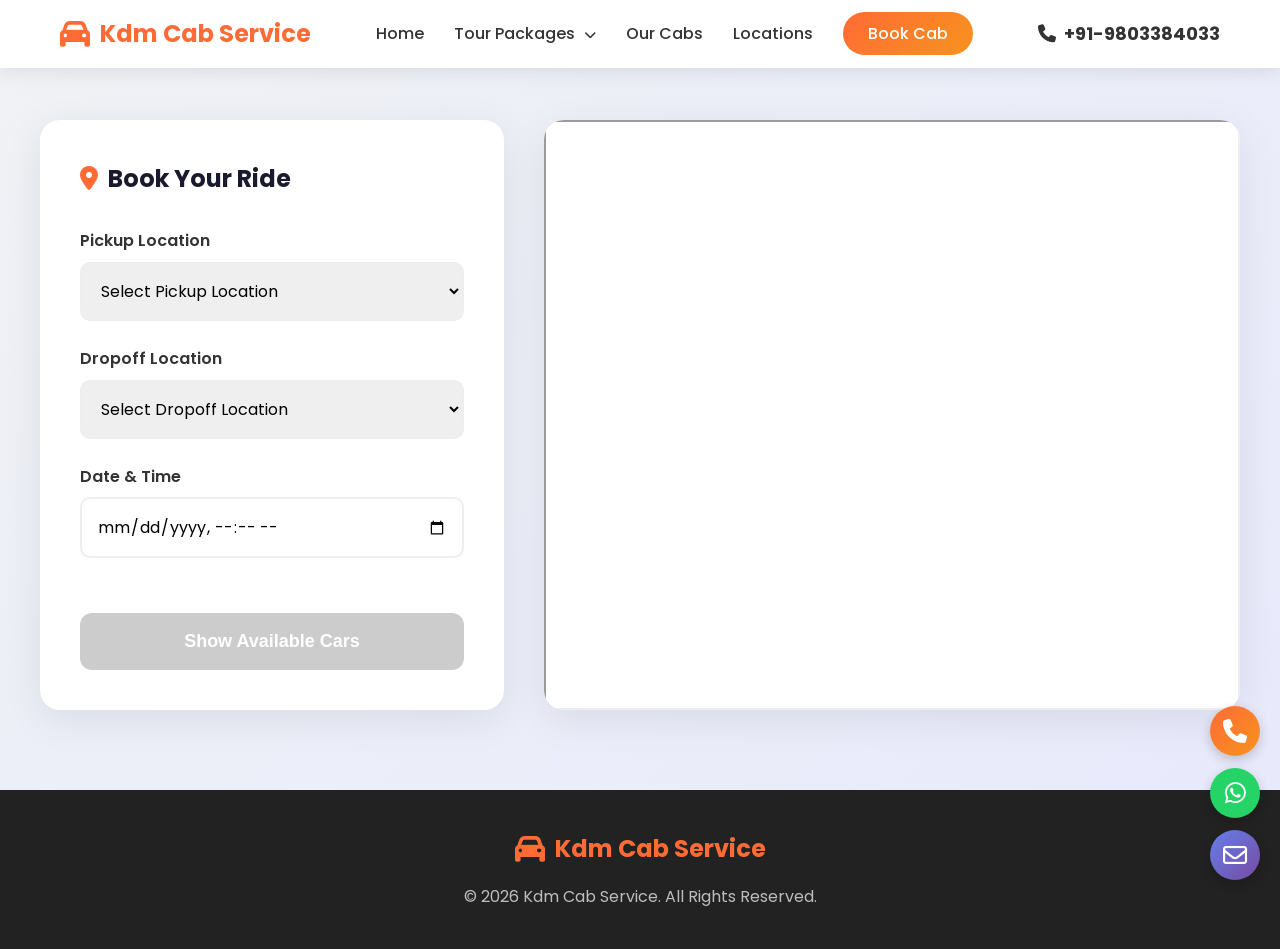
<file: book.html>
<!DOCTYPE html>
<html lang="en">
<head>
    <meta charset="UTF-8">
    <meta name="viewport" content="width=device-width, initial-scale=1.0">
    <title>Book Your Cab - Kdm Cab Service</title>
    <link rel="stylesheet" href="styles.css">
    <link href="https://fonts.googleapis.com/css2?family=Poppins:wght@300;400;500;600;700;800&display=swap" rel="stylesheet">
    <link rel="stylesheet" href="https://cdnjs.cloudflare.com/ajax/libs/font-awesome/6.4.0/css/all.min.css">
    <style>
        .booking-page {
            padding: 120px 20px 80px;
            background: linear-gradient(135deg, #f0f2f5 0%, #e8eafc 100%);
        }
        .booking-container {
            max-width: 1200px;
            margin: 0 auto;
            display: grid;
            grid-template-columns: 1fr 1.5fr;
            gap: 40px;
        }
        .booking-form {
            background: white;
            padding: 40px;
            border-radius: 20px;
            box-shadow: 0 10px 40px rgba(0,0,0,0.08);
        }
        .booking-form h2 {
            margin-bottom: 30px;
            color: #1a1a2e;
        }
        .form-group {
            margin-bottom: 25px;
        }
        .form-group label {
            display: block;
            margin-bottom: 8px;
            font-weight: 600;
            color: #333;
        }
        .form-group select, .form-group input {
            width: 100%;
            padding: 15px;
            border: 2px solid #eee;
            border-radius: 10px;
            font-size: 16px;
            font-family: 'Poppins', sans-serif;
            transition: all 0.3s ease;
        }
        .form-group select:focus, .form-group input:focus {
            outline: none;
            border-color: #ff6b35;
        }
        .cars-display {
            display: flex;
            flex-direction: column;
            gap: 20px;
        }
        .car-option {
            background: white;
            padding: 25px;
            border-radius: 15px;
            box-shadow: 0 5px 20px rgba(0,0,0,0.08);
            display: flex;
            align-items: center;
            gap: 25px;
            cursor: pointer;
            border: 2px solid transparent;
            transition: all 0.3s ease;
        }
        .car-option:hover {
            transform: translateY(-5px);
            border-color: #ff6b35;
        }
        .car-option.selected {
            border-color: #ff6b35;
            background: linear-gradient(135deg, #fff5f0 0%, #ffffff 100%);
        }
        .car-option-img {
            width: 140px;
            height: 90px;
            border-radius: 10px;
            object-fit: cover;
        }
        .car-option-details h3 {
            margin-bottom: 8px;
            color: #1a1a2e;
        }
        .car-option-details p {
            color: #666;
            font-size: 14px;
        }
        .car-price {
            margin-left: auto;
            font-size: 24px;
            font-weight: 700;
            color: #ff6b35;
        }
        .book-btn {
            margin-top: 30px;
            width: 100%;
            padding: 18px;
            background: linear-gradient(135deg, #ff6b35 0%, #f7931e 100%);
            color: white;
            border: none;
            border-radius: 12px;
            font-size: 18px;
            font-weight: 700;
            cursor: pointer;
            transition: all 0.3s ease;
        }
        .book-btn:hover {
            transform: translateY(-3px);
            box-shadow: 0 10px 30px rgba(255,107,53,0.4);
        }
        .book-btn:disabled {
            background: #ccc;
            cursor: not-allowed;
            transform: none;
        }
        .map-section {
            background: white;
            border-radius: 20px;
            overflow: hidden;
            box-shadow: 0 10px 40px rgba(0,0,0,0.08);
        }
        .map-section iframe {
            width: 100%;
            height: 100%;
            min-height: 500px;
        }
        .confirmation-modal {
            display: none;
            position: fixed;
            top: 0;
            left: 0;
            right: 0;
            bottom: 0;
            background: rgba(0,0,0,0.6);
            justify-content: center;
            align-items: center;
            z-index: 9999;
        }
        .confirmation-modal.show {
            display: flex;
        }
        .modal-content {
            background: white;
            padding: 50px;
            border-radius: 20px;
            text-align: center;
            max-width: 500px;
            animation: fadeIn 0.3s ease;
        }
        @keyframes fadeIn {
            from { opacity: 0; transform: translateY(20px); }
            to { opacity: 1; transform: translateY(0); }
        }
        .modal-content i {
            font-size: 64px;
            color: #25d366;
            margin-bottom: 20px;
        }
        .modal-content h2 {
            margin-bottom: 15px;
            color: #1a1a2e;
        }
        .modal-content p {
            color: #666;
            margin-bottom: 30px;
        }
        .close-modal {
            padding: 12px 40px;
            background: #ff6b35;
            color: white;
            border: none;
            border-radius: 30px;
            font-size: 16px;
            font-weight: 600;
            cursor: pointer;
        }
        @media (max-width: 992px) {
            .booking-container {
                grid-template-columns: 1fr;
            }
        }
    </style>
</head>
<body>
    <header class="header" id="header">
        <div class="container">
            <nav class="nav">
                <div class="logo">
                    <a href="index.html" style="text-decoration: none; color: inherit; display: flex; align-items: center; gap: 10px;">
                        <i class="fas fa-car"></i>
                        <span>Kdm Cab Service</span>
                    </a>
                </div>
                <ul class="nav-links">
                    <li><a href="index.html">Home</a></li>
                    <li class="dropdown">
                        <a href="index.html#packages">Tour Packages <i class="fas fa-chevron-down" style="font-size: 12px; margin-left: 5px;"></i></a>
                        <div class="dropdown-content">
                            <a href="#">Naina Devi Tour Packages</a>
                            <a href="#">Jwala Devi Tour Packages</a>
                            <a href="#">Chamunda Devi Tour Packages</a>
                            <a href="#">Bagalamukhi Tour Packages</a>
                            <a href="#">Chintpurni Tour Packages</a>
                            <a href="#">Maa Chintpurni Tour Packages</a>
                            <a href="#">Kullu Tour Packages</a>
                            <a href="#">Manali Tour Packages</a>
                            <a href="#">Morni Tour Packages</a>
                            <a href="#">Shimla Tour Packages</a>
                        </div>
                    </li>
                    <li><a href="index.html#fleet">Our Cabs</a></li>
                    <li><a href="#">Locations</a></li>
                    <li><a href="book.html" class="book-cab-btn">Book Cab</a></li>
                </ul>
                <a href="tel:+919803384033" class="nav-phone">
                    <i class="fas fa-phone"></i> +91-9803384033
                </a>
                <div class="hamburger">
                    <i class="fas fa-bars"></i>
                </div>
            </nav>
        </div>
    </header>

    <section class="booking-page">
        <div class="booking-container">
            <div class="booking-form">
                <h2><i class="fas fa-map-marker-alt" style="color: #ff6b35; margin-right: 10px;"></i>Book Your Ride</h2>
                <div class="form-group">
                    <label for="pickup">Pickup Location</label>
                    <select id="pickup">
                        <option value="">Select Pickup Location</option>
                        <option value="Chandigarh">Chandigarh</option>
                        <option value="Mohali">Mohali</option>
                        <option value="Panchkula">Panchkula</option>
                        <option value="Delhi">Delhi</option>
                        <option value="Delhi Airport">Delhi Airport</option>
                    </select>
                </div>
                <div class="form-group">
                    <label for="dropoff">Dropoff Location</label>
                    <select id="dropoff">
                        <option value="">Select Dropoff Location</option>
                        <option value="Ludhiana">Ludhiana</option>
                        <option value="Amritsar">Amritsar</option>
                        <option value="Manali">Manali</option>
                        <option value="Shimla">Shimla</option>
                        <option value="Dehradun">Dehradun</option>
                        <option value="Chandigarh">Chandigarh</option>
                        <option value="Delhi">Delhi</option>
                    </select>
                </div>
                <div class="form-group">
                    <label for="date">Date & Time</label>
                    <input type="datetime-local" id="date">
                </div>
                <button class="book-btn" id="showCarsBtn" disabled>Show Available Cars</button>
                <div id="carsSection" style="margin-top: 30px; display: none;">
                    <h3 style="margin-bottom: 20px; color: #1a1a2e;">Available Cars</h3>
                    <div class="cars-display" id="carsDisplay"></div>
                    <button class="book-btn" id="confirmBtn" disabled>Confirm Booking</button>
                </div>
            </div>
            <div class="map-section">
                <iframe id="mapFrame" src="https://www.google.com/maps/embed?pb=!1m18!1m12!1m3!1d219249.15674761637!2d76.60069065!3d30.7333148!2m3!1f0!2f0!3f0!3m2!1i1024!2i768!4f13.1!3m3!1m2!1s0x391a82e6697ec039%3A0xf8de074467e43146!2sChandigarh%2C%20India!5e0!3m2!1sen!2sus!4v1687567890123!5m2!1sen!2sus" allowfullscreen="" loading="lazy" referrerpolicy="no-referrer-when-downgrade"></iframe>
            </div>
        </div>
    </section>

    <div class="confirmation-modal" id="confirmationModal">
        <div class="modal-content">
            <i class="fas fa-check-circle"></i>
            <h2>Booking Confirmed!</h2>
            <p>Thank you for choosing Kdm Cab Service. We will contact you shortly to confirm your booking.</p>
            <button class="close-modal" onclick="closeModal()">Okay</button>
        </div>
    </div>

    <footer class="footer">
        <div class="container">
            <div class="footer-content">
                <div class="footer-logo">
                    <i class="fas fa-car"></i>
                    <span>Kdm Cab Service</span>
                </div>
                <p>&copy; 2026 Kdm Cab Service. All Rights Reserved.</p>
            </div>
        </div>
    </footer>

    <div class="floating-contact">
        <a href="tel:+919803384033" class="float-btn float-phone">
            <i class="fas fa-phone"></i>
        </a>
        <a href="https://wa.me/919803384033" target="_blank" class="float-btn float-whatsapp">
            <i class="fab fa-whatsapp"></i>
        </a>
        <a href="mailto:info@kdmcabservice.com" class="float-btn float-email">
            <i class="far fa-envelope"></i>
        </a>
    </div>

    <button class="scroll-to-top" id="scrollToTop">
        <i class="fas fa-arrow-up"></i>
    </button>

    <script>
        // Available cars data
        const cars = [
            {
                name: "Maruti Dzire",
                seats: 4,
                bags: 2,
                price: 12, // per km
                img: "https://images.unsplash.com/photo-1542362567-b07e54358753?w=280&h=180&fit=crop"
            },
            {
                name: "Toyota Etios",
                seats: 4,
                bags: 2,
                price: 14,
                img: "https://images.unsplash.com/photo-1533473359331-0135ef1b58bf?w=280&h=180&fit=crop"
            },
            {
                name: "Maruti Ertiga",
                seats: 6,
                bags: 4,
                price: 16,
                img: "https://images.unsplash.com/photo-1606016159991-dfe4f2746ad7?w=280&h=180&fit=crop"
            },
            {
                name: "Toyota Innova",
                seats: 7,
                bags: 6,
                price: 20,
                img: "https://images.unsplash.com/photo-1619767886558-efdc259cde1a?w=280&h=180&fit=crop"
            },
            {
                name: "Toyota Innova Crysta",
                seats: 7,
                bags: 6,
                price: 24,
                img: "https://images.unsplash.com/photo-1621007947382-bb3c39e41fb3?w=280&h=180&fit=crop"
            }
        ];

        // Distance between locations (km)
        const distances = {
            "Chandigarh-Ludhiana": 100,
            "Chandigarh-Amritsar": 230,
            "Chandigarh-Manali": 300,
            "Chandigarh-Shimla": 110,
            "Chandigarh-Dehradun": 170,
            "Mohali-Ludhiana": 105,
            "Delhi-Manali": 550,
            "Delhi-Chandigarh": 250
        };

        let selectedCar = null;
        const pickupEl = document.getElementById('pickup');
        const dropoffEl = document.getElementById('dropoff');
        const showCarsBtn = document.getElementById('showCarsBtn');
        const carsSection = document.getElementById('carsSection');
        const carsDisplay = document.getElementById('carsDisplay');
        const confirmBtn = document.getElementById('confirmBtn');
        const modal = document.getElementById('confirmationModal');
        const mapFrame = document.getElementById('mapFrame');

        // Check if pickup and dropoff are selected
        function checkSelections() {
            showCarsBtn.disabled = !(pickupEl.value && dropoffEl.value && document.getElementById('date').value);
        }
        pickupEl.addEventListener('change', checkSelections);
        dropoffEl.addEventListener('change', checkSelections);
        document.getElementById('date').addEventListener('change', checkSelections);

        // Update map when locations change
        function updateMap() {
            if (pickupEl.value && dropoffEl.value) {
                const pickup = encodeURIComponent(pickupEl.value);
                const dropoff = encodeURIComponent(dropoffEl.value);
                mapFrame.src = `https://www.google.com/maps/embed?pb=!1m18!1m12!1m3!1d219249.15674761637!2d76.60069065!3d30.7333148!2m3!1f0!2f0!3f0!3m2!1i1024!2i768!4f13.1!3m3!1m2!1s0x391a82e6697ec039%3A0xf8de074467e43146!2s${pickup}!5e0!3m2!1sen!2sus!4v1687567890123!5m2!1sen!2sus`;
            }
        }
        pickupEl.addEventListener('change', updateMap);
        dropoffEl.addEventListener('change', updateMap);

        // Show available cars
        showCarsBtn.addEventListener('click', () => {
            carsSection.style.display = 'block';
            renderCars();
        });

        // Calculate distance
        function getDistance(pickup, dropoff) {
            const key1 = `${pickup}-${dropoff}`;
            const key2 = `${dropoff}-${pickup}`;
            return distances[key1] || distances[key2] || 200; // default 200km
        }

        // Render cars
        function renderCars() {
            const distance = getDistance(pickupEl.value, dropoffEl.value);
            carsDisplay.innerHTML = cars.map(car => {
                const totalPrice = distance * car.price;
                return `
                    <div class="car-option" data-price="${totalPrice}" data-name="${car.name}" onclick="selectCar(this)">
                        <img src="${car.img}" alt="${car.name}" class="car-option-img">
                        <div class="car-option-details">
                            <h3>${car.name}</h3>
                            <p><i class="fas fa-user"></i> ${car.seats} Seats &nbsp; <i class="fas fa-suitcase"></i> ${car.bags} Bags</p>
                        </div>
                        <div class="car-price">₹${totalPrice}</div>
                    </div>
                `;
            }).join('');
        }

        // Select car
        function selectCar(el) {
            document.querySelectorAll('.car-option').forEach(c => c.classList.remove('selected'));
            el.classList.add('selected');
            selectedCar = {
                name: el.dataset.name,
                price: el.dataset.price
            };
            confirmBtn.disabled = false;
        }

        // Confirm booking
        confirmBtn.addEventListener('click', () => {
            if (selectedCar) {
                modal.classList.add('show');
            }
        });

        // Close modal
        window.closeModal = function() {
            modal.classList.remove('show');
            // Reset form
            pickupEl.value = '';
            dropoffEl.value = '';
            document.getElementById('date').value = '';
            carsSection.style.display = 'none';
            selectedCar = null;
            confirmBtn.disabled = true;
            showCarsBtn.disabled = true;
        };

        // Scroll to top
        const scrollBtn = document.getElementById('scrollToTop');
        window.addEventListener('scroll', () => {
            if (window.scrollY > 300) scrollBtn.classList.add('visible');
            else scrollBtn.classList.remove('visible');
        });
        scrollBtn.addEventListener('click', () => {
            window.scrollTo({ top: 0, behavior: 'smooth' });
        });
    </script>
</body>
</html>
</file>
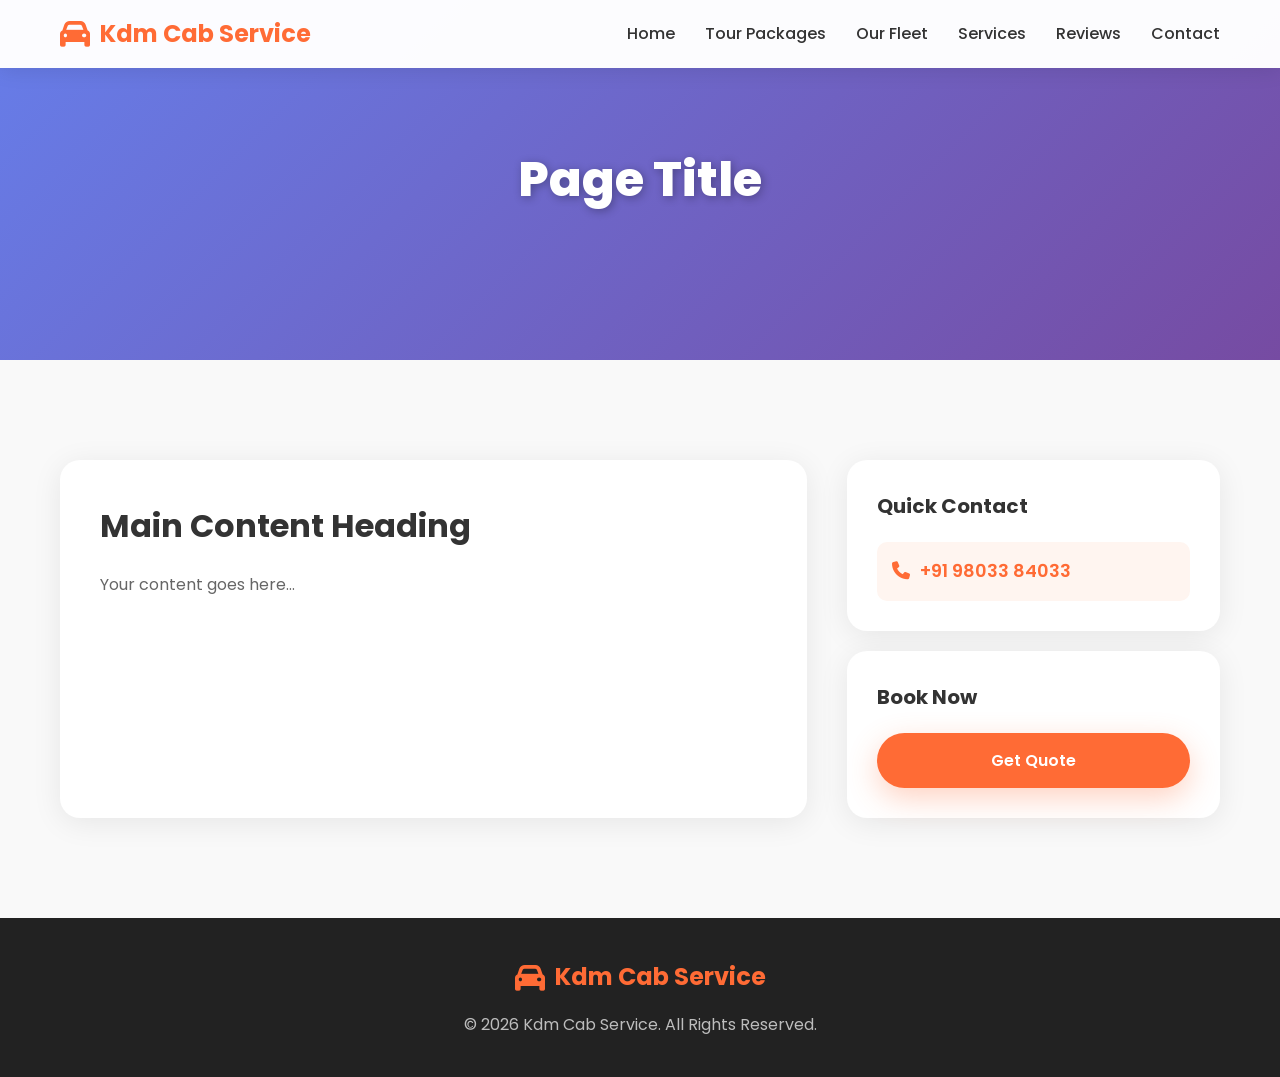
<file: template.html>
<!DOCTYPE html>
<html lang="en">
<head>
    <meta charset="UTF-8">
    <meta name="viewport" content="width=device-width, initial-scale=1.0">
    <title>Kdm Cab Service</title>
    <link rel="stylesheet" href="../styles.css">
    <link href="https://fonts.googleapis.com/css2?family=Poppins:wght@300;400;500;600;700;800&display=swap" rel="stylesheet">
    <link rel="stylesheet" href="https://cdnjs.cloudflare.com/ajax/libs/font-awesome/6.4.0/css/all.min.css">
</head>
<body>
    <header class="header" id="header">
        <div class="container">
            <nav class="nav">
                <div class="logo">
                    <a href="../index.html" style="text-decoration: none; color: inherit; display: flex; align-items: center; gap: 10px;">
                        <i class="fas fa-car"></i>
                        <span>Kdm Cab Service</span>
                    </a>
                </div>
                <ul class="nav-links">
                    <li><a href="../index.html">Home</a></li>
                    <li><a href="../index.html#packages">Tour Packages</a></li>
                    <li><a href="../index.html#fleet">Our Fleet</a></li>
                    <li><a href="../index.html#services">Services</a></li>
                    <li><a href="../index.html#reviews">Reviews</a></li>
                    <li><a href="../index.html#contact">Contact</a></li>
                </ul>
                <div class="hamburger">
                    <i class="fas fa-bars"></i>
                </div>
            </nav>
        </div>
    </header>

    <section class="page-hero">
        <div class="container">
            <h1 class="animate-fadeInUp">Page Title</h1>
        </div>
    </section>

    <section class="page-content">
        <div class="container">
            <div class="content-wrapper">
                <div class="main-content animate-on-scroll">
                    <h2>Main Content Heading</h2>
                    <p>Your content goes here...</p>
                </div>
                <div class="sidebar animate-on-scroll">
                    <div class="sidebar-widget">
                        <h3>Quick Contact</h3>
                        <a href="tel:+919803384033" class="contact-link">
                            <i class="fas fa-phone"></i> +91 98033 84033
                        </a>
                    </div>
                    <div class="sidebar-widget">
                        <h3>Book Now</h3>
                        <a href="../index.html#contact" class="btn btn-primary" style="width: 100%; justify-content: center;">Get Quote</a>
                    </div>
                </div>
            </div>
        </div>
    </section>

    <footer class="footer">
        <div class="container">
            <div class="footer-content">
                <div class="footer-logo">
                    <i class="fas fa-car"></i>
                    <span>Kdm Cab Service</span>
                </div>
                <p>&copy; 2026 Kdm Cab Service. All Rights Reserved.</p>
            </div>
        </div>
    </footer>

    <button class="scroll-to-top" id="scrollToTop">
        <i class="fas fa-arrow-up"></i>
    </button>

    <script src="../script.js"></script>
</body>
</html>
</file>
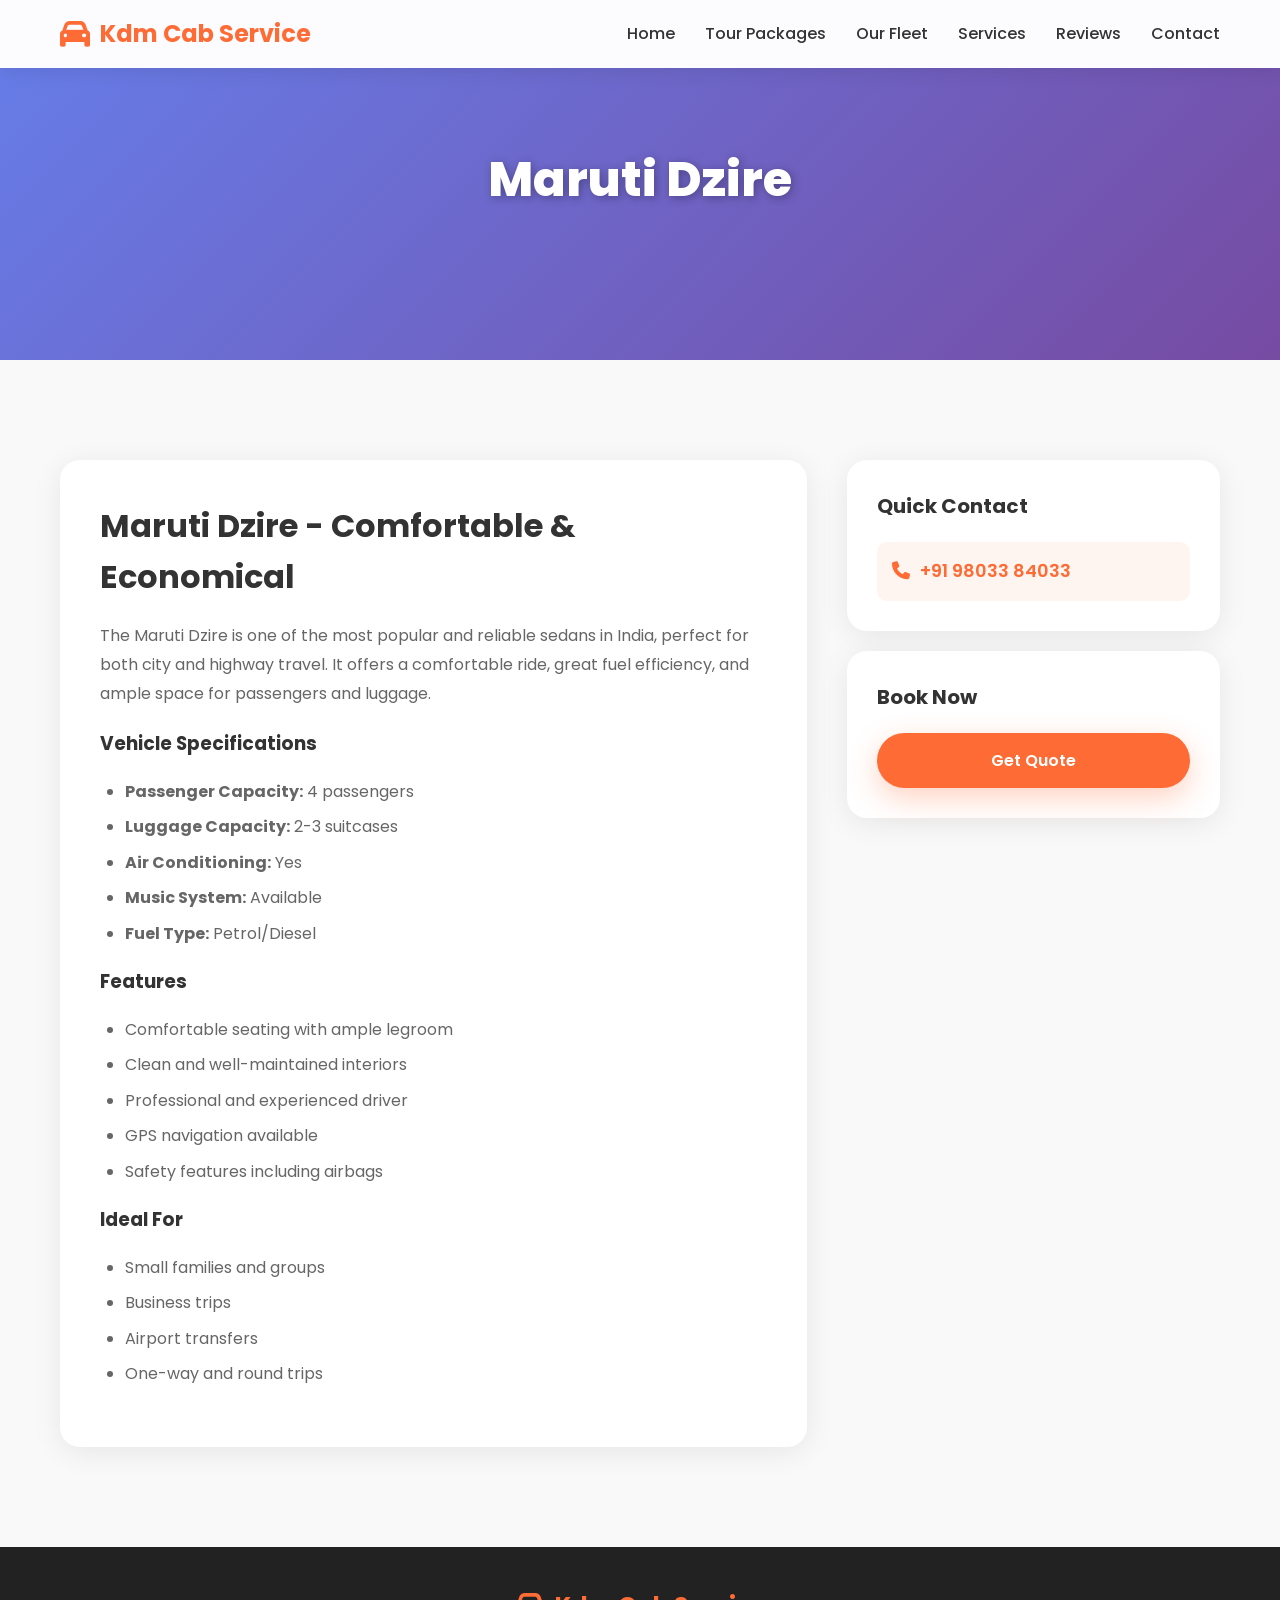
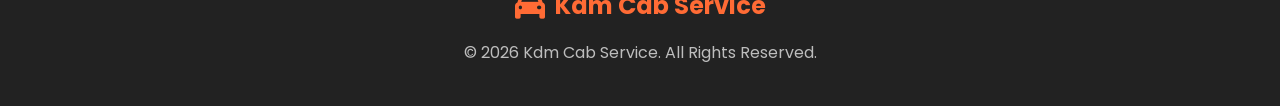
<file: cab/maruti-dzire.html>
<!DOCTYPE html>
<html lang="en">
<head>
    <meta charset="UTF-8">
    <meta name="viewport" content="width=device-width, initial-scale=1.0">
    <title>Maruti Dzire Cab - Kdm Cab Service</title>
    <link rel="stylesheet" href="../../styles.css">
    <link href="https://fonts.googleapis.com/css2?family=Poppins:wght@300;400;500;600;700;800&display=swap" rel="stylesheet">
    <link rel="stylesheet" href="https://cdnjs.cloudflare.com/ajax/libs/font-awesome/6.4.0/css/all.min.css">
</head>
<body>
    <header class="header" id="header">
        <div class="container">
            <nav class="nav">
                <div class="logo">
                    <a href="../../index.html" style="text-decoration: none; color: inherit; display: flex; align-items: center; gap: 10px;">
                        <i class="fas fa-car"></i>
                        <span>Kdm Cab Service</span>
                    </a>
                </div>
                <ul class="nav-links">
                    <li><a href="../../index.html">Home</a></li>
                    <li><a href="../../index.html#packages">Tour Packages</a></li>
                    <li><a href="../../index.html#fleet">Our Fleet</a></li>
                    <li><a href="../../index.html#services">Services</a></li>
                    <li><a href="../../index.html#reviews">Reviews</a></li>
                    <li><a href="../../index.html#contact">Contact</a></li>
                </ul>
                <div class="hamburger">
                    <i class="fas fa-bars"></i>
                </div>
            </nav>
        </div>
    </header>

    <section class="page-hero">
        <div class="container">
            <h1 class="animate-fadeInUp">Maruti Dzire</h1>
        </div>
    </section>

    <section class="page-content">
        <div class="container">
            <div class="content-wrapper">
                <div class="main-content animate-on-scroll">
                    <h2>Maruti Dzire - Comfortable & Economical</h2>
                    <p>The Maruti Dzire is one of the most popular and reliable sedans in India, perfect for both city and highway travel. It offers a comfortable ride, great fuel efficiency, and ample space for passengers and luggage.</p>
                    
                    <h3>Vehicle Specifications</h3>
                    <ul>
                        <li><strong>Passenger Capacity:</strong> 4 passengers</li>
                        <li><strong>Luggage Capacity:</strong> 2-3 suitcases</li>
                        <li><strong>Air Conditioning:</strong> Yes</li>
                        <li><strong>Music System:</strong> Available</li>
                        <li><strong>Fuel Type:</strong> Petrol/Diesel</li>
                    </ul>

                    <h3>Features</h3>
                    <ul>
                        <li>Comfortable seating with ample legroom</li>
                        <li>Clean and well-maintained interiors</li>
                        <li>Professional and experienced driver</li>
                        <li>GPS navigation available</li>
                        <li>Safety features including airbags</li>
                    </ul>

                    <h3>Ideal For</h3>
                    <ul>
                        <li>Small families and groups</li>
                        <li>Business trips</li>
                        <li>Airport transfers</li>
                        <li>One-way and round trips</li>
                    </ul>
                </div>
                <div class="sidebar animate-on-scroll">
                    <div class="sidebar-widget">
                        <h3>Quick Contact</h3>
                        <a href="tel:+919803384033" class="contact-link">
                            <i class="fas fa-phone"></i> +91 98033 84033
                        </a>
                    </div>
                    <div class="sidebar-widget">
                        <h3>Book Now</h3>
                        <a href="../../index.html#contact" class="btn btn-primary" style="width: 100%; justify-content: center;">Get Quote</a>
                    </div>
                </div>
            </div>
        </div>
    </section>

    <footer class="footer">
        <div class="container">
            <div class="footer-content">
                <div class="footer-logo">
                    <i class="fas fa-car"></i>
                    <span>Kdm Cab Service</span>
                </div>
                <p>&copy; 2026 Kdm Cab Service. All Rights Reserved.</p>
            </div>
        </div>
    </footer>

    <button class="scroll-to-top" id="scrollToTop">
        <i class="fas fa-arrow-up"></i>
    </button>

    <script src="../../script.js"></script>
</body>
</html>
</file>
<file: styles.css>
* {
    margin: 0;
    padding: 0;
    box-sizing: border-box;
}

html {
    scroll-behavior: smooth;
}

body {
    font-family: 'Poppins', sans-serif;
    color: #333;
    line-height: 1.6;
    overflow-x: hidden;
}

.container {
    max-width: 1200px;
    margin: 0 auto;
    padding: 0 20px;
}

/* Header */
.header {
    position: fixed;
    top: 0;
    left: 0;
    width: 100%;
    background: rgba(255, 255, 255, 0.98);
    box-shadow: 0 2px 20px rgba(0, 0, 0, 0.1);
    z-index: 1000;
    transition: all 0.3s ease;
}

.nav {
    display: flex;
    justify-content: space-between;
    align-items: center;
    padding: 15px 0;
}

.logo {
    display: flex;
    align-items: center;
    gap: 10px;
    font-size: 24px;
    font-weight: 700;
    color: #ff6b35;
}

.logo i {
    font-size: 30px;
}

.nav-links {
    display: flex;
    list-style: none;
    gap: 30px;
}

.nav-links a {
    text-decoration: none;
    color: #333;
    font-weight: 500;
    transition: color 0.3s ease;
    position: relative;
}

.nav-links a::after {
    content: '';
    position: absolute;
    bottom: -5px;
    left: 0;
    width: 0;
    height: 2px;
    background: #ff6b35;
    transition: width 0.3s ease;
}

.nav-links a:hover {
    color: #ff6b35;
}

.nav-links a:hover::after {
    width: 100%;
}

.dropdown {
    position: relative;
    display: inline-block;
}

.dropdown-content {
    display: none;
    position: absolute;
    top: 100%;
    left: 0;
    background-color: white;
    min-width: 280px;
    box-shadow: 0 8px 16px rgba(0,0,0,0.15);
    z-index: 1001;
    border-radius: 8px;
    padding: 10px 0;
    max-height: 400px;
    overflow-y: auto;
}

.dropdown-content a {
    color: #333;
    padding: 12px 20px;
    text-decoration: none;
    display: block;
    font-size: 15px;
}

.dropdown-content a:hover {
    background-color: #f1f1f1;
    color: #ff6b35;
}

.dropdown:hover .dropdown-content {
    display: block;
}

.nav-phone {
    color: #333;
    text-decoration: none;
    font-weight: 700;
    font-size: 18px;
    display: flex;
    align-items: center;
    gap: 8px;
}

.nav-phone:hover {
    color: #ff6b35;
}

.book-cab-btn {
    background: linear-gradient(135deg, #ff6b35 0%, #f7931e 100%);
    color: white !important;
    padding: 10px 25px;
    border-radius: 25px;
    font-weight: 600;
}

.book-cab-btn:hover {
    transform: scale(1.05);
    box-shadow: 0 5px 15px rgba(255, 107, 53, 0.4);
}

.book-cab-btn::after {
    display: none !important;
}

.hamburger {
    display: none;
    font-size: 24px;
    cursor: pointer;
}

/* Hero Section */
.hero {
    min-height: 100vh;
    background: linear-gradient(135deg, #667eea 0%, #764ba2 100%);
    display: flex;
    align-items: center;
    justify-content: center;
    position: relative;
    overflow: hidden;
    padding-top: 80px;
}

.hero::before {
    content: '';
    position: absolute;
    top: -50%;
    left: -50%;
    width: 200%;
    height: 200%;
    background: radial-gradient(circle, rgba(255,255,255,0.1) 1px, transparent 1px);
    background-size: 50px 50px;
    animation: moveBackground 20s linear infinite;
}

@keyframes moveBackground {
    0% { transform: translate(0, 0); }
    100% { transform: translate(50px, 50px); }
}

.hero-overlay {
    position: absolute;
    top: 0;
    left: 0;
    width: 100%;
    height: 100%;
    background: url('https://images.unsplash.com/photo-1449965408869-eaa3f722e40d?w=1920&h=1080&fit=crop');
    background-size: cover;
    background-position: center;
    opacity: 0.2;
}

.hero-content {
    position: relative;
    z-index: 1;
    text-align: center;
    color: white;
    max-width: 800px;
}

.hero-content h1 {
    font-size: 56px;
    font-weight: 800;
    margin-bottom: 20px;
    text-shadow: 2px 2px 10px rgba(0,0,0,0.3);
}

.hero-content p {
    font-size: 18px;
    margin-bottom: 40px;
    opacity: 0.95;
}

.hero-buttons {
    display: flex;
    gap: 20px;
    justify-content: center;
    flex-wrap: wrap;
}

.btn {
    padding: 15px 35px;
    border: none;
    border-radius: 50px;
    font-size: 16px;
    font-weight: 600;
    cursor: pointer;
    text-decoration: none;
    transition: all 0.3s ease;
    display: inline-flex;
    align-items: center;
    gap: 10px;
}

.btn-primary {
    background: #ff6b35;
    color: white;
    box-shadow: 0 10px 30px rgba(255, 107, 53, 0.3);
}

.btn-primary:hover {
    transform: translateY(-3px);
    box-shadow: 0 15px 40px rgba(255, 107, 53, 0.4);
}

.btn-secondary {
    background: white;
    color: #333;
}

.btn-secondary:hover {
    background: #f0f0f0;
    transform: translateY(-3px);
}

.scroll-indicator {
    position: absolute;
    bottom: 30px;
    left: 50%;
    transform: translateX(-50%);
    z-index: 1;
}

.scroll-indicator span {
    display: block;
    width: 30px;
    height: 50px;
    border: 2px solid white;
    border-radius: 25px;
    position: relative;
}

.scroll-indicator span::before {
    content: '';
    position: absolute;
    top: 10px;
    left: 50%;
    transform: translateX(-50%);
    width: 6px;
    height: 10px;
    background: white;
    border-radius: 3px;
    animation: scrollAnimation 2s infinite;
}

@keyframes scrollAnimation {
    0%, 100% { opacity: 1; top: 10px; }
    50% { opacity: 0; top: 25px; }
}

/* Animations */
.animate-fadeInUp {
    animation: fadeInUp 0.8s ease forwards;
    opacity: 0;
    transform: translateY(30px);
}

.delay-1 { animation-delay: 0.2s; }
.delay-2 { animation-delay: 0.4s; }

@keyframes fadeInUp {
    to {
        opacity: 1;
        transform: translateY(0);
    }
}

.animate-on-scroll {
    opacity: 0;
    transform: translateY(50px);
    transition: all 0.8s ease;
}

.animate-on-scroll.visible {
    opacity: 1;
    transform: translateY(0);
}

/* Section Styles */
section {
    padding: 100px 0;
}

.section-title {
    font-size: 42px;
    font-weight: 700;
    text-align: center;
    margin-bottom: 15px;
    color: #333;
}

.section-subtitle {
    text-align: center;
    font-size: 18px;
    color: #666;
    margin-bottom: 60px;
}

/* Packages Section */
.packages {
    background: #f9f9f9;
}

.packages-grid {
    display: grid;
    grid-template-columns: repeat(auto-fit, minmax(300px, 1fr));
    gap: 30px;
}

.package-card {
    background: white;
    border-radius: 20px;
    overflow: hidden;
    box-shadow: 0 10px 40px rgba(0,0,0,0.1);
    transition: all 0.3s ease;
}

.package-card:hover {
    transform: translateY(-10px);
    box-shadow: 0 20px 50px rgba(0,0,0,0.15);
}

.package-image {
    height: 200px;
    overflow: hidden;
}

.package-image img {
    width: 100%;
    height: 100%;
    object-fit: cover;
    transition: transform 0.5s ease;
}

.package-card:hover .package-image img {
    transform: scale(1.1);
}

.package-content {
    padding: 25px;
}

.package-content h3 {
    font-size: 20px;
    margin-bottom: 10px;
    color: #333;
}

.package-content .price {
    font-size: 28px;
    font-weight: 700;
    color: #ff6b35;
    margin-bottom: 20px;
}

.btn-small {
    display: inline-block;
    padding: 10px 25px;
    background: #ff6b35;
    color: white;
    text-decoration: none;
    border-radius: 25px;
    font-weight: 500;
    transition: all 0.3s ease;
}

.btn-small:hover {
    background: #e55a2b;
}

/* Fleet Section */
.fleet-grid {
    display: grid;
    grid-template-columns: repeat(auto-fit, minmax(250px, 1fr));
    gap: 30px;
}

.fleet-card {
    background: white;
    padding: 40px 30px;
    border-radius: 20px;
    text-align: center;
    box-shadow: 0 5px 30px rgba(0,0,0,0.08);
    transition: all 0.3s ease;
    border: 2px solid transparent;
}

.fleet-card:hover {
    transform: translateY(-10px);
    border-color: #ff6b35;
    box-shadow: 0 15px 40px rgba(255, 107, 53, 0.15);
}

.fleet-icon {
    width: 80px;
    height: 80px;
    background: linear-gradient(135deg, #667eea 0%, #764ba2 100%);
    border-radius: 50%;
    display: flex;
    align-items: center;
    justify-content: center;
    margin: 0 auto 20px;
    transition: all 0.3s ease;
}

.fleet-card:hover .fleet-icon {
    transform: scale(1.1) rotate(10deg);
}

.fleet-icon i {
    font-size: 36px;
    color: white;
}

.fleet-card h3 {
    font-size: 20px;
    margin-bottom: 15px;
    color: #333;
}

.fleet-details {
    display: flex;
    justify-content: center;
    gap: 20px;
    color: #666;
}

.fleet-details span {
    display: flex;
    align-items: center;
    gap: 5px;
}

/* Services Section */
.services {
    background: #f9f9f9;
}

.services-grid {
    display: grid;
    grid-template-columns: repeat(auto-fit, minmax(280px, 1fr));
    gap: 30px;
}

.service-card {
    background: white;
    padding: 40px 30px;
    border-radius: 20px;
    text-align: center;
    box-shadow: 0 5px 30px rgba(0,0,0,0.08);
    transition: all 0.3s ease;
}

.service-card:hover {
    transform: translateY(-10px);
    box-shadow: 0 15px 40px rgba(0,0,0,0.12);
}

.service-icon {
    width: 90px;
    height: 90px;
    background: linear-gradient(135deg, #ff6b35 0%, #f7931e 100%);
    border-radius: 50%;
    display: flex;
    align-items: center;
    justify-content: center;
    margin: 0 auto 25px;
    transition: all 0.3s ease;
}

.service-card:hover .service-icon {
    transform: rotate(360deg);
}

.service-icon i {
    font-size: 40px;
    color: white;
}

.service-card h3 {
    font-size: 22px;
    margin-bottom: 15px;
    color: #333;
}

.service-card p {
    color: #666;
    font-size: 15px;
}

/* Reviews Section */
.reviews .rating {
    text-align: center;
    font-size: 28px;
    font-weight: 700;
    color: #ffc107;
    margin-bottom: 50px;
}

.reviews-grid {
    display: grid;
    grid-template-columns: repeat(auto-fit, minmax(280px, 1fr));
    gap: 30px;
}

.review-card {
    background: white;
    padding: 30px;
    border-radius: 20px;
    box-shadow: 0 5px 30px rgba(0,0,0,0.08);
    transition: all 0.3s ease;
}

.review-card:hover {
    transform: translateY(-5px);
    box-shadow: 0 15px 40px rgba(0,0,0,0.12);
}

.review-header {
    display: flex;
    align-items: center;
    gap: 15px;
    margin-bottom: 20px;
}

.review-avatar {
    width: 50px;
    height: 50px;
    background: linear-gradient(135deg, #667eea 0%, #764ba2 100%);
    border-radius: 50%;
    display: flex;
    align-items: center;
    justify-content: center;
    color: white;
    font-weight: 700;
    font-size: 20px;
}

.review-info h4 {
    font-size: 16px;
    margin-bottom: 3px;
}

.verified, .tag {
    font-size: 12px;
    color: #666;
}

.verified i {
    color: #4CAF50;
    margin-right: 3px;
}

.tag {
    background: #e3f2fd;
    padding: 2px 10px;
    border-radius: 12px;
    color: #1976d2;
}

.review-text {
    color: #555;
    margin-bottom: 20px;
    font-size: 14px;
}

.review-meta {
    display: flex;
    justify-content: space-between;
    color: #999;
    font-size: 13px;
}

.platform {
    color: #ff6b35;
    font-weight: 600;
}

/* Contact Section */
.contact {
    background: linear-gradient(135deg, #667eea 0%, #764ba2 100%);
    color: white;
}

.contact .section-title {
    color: white;
}

.contact-content {
    display: grid;
    grid-template-columns: 1fr 1fr;
    gap: 60px;
    align-items: center;
}

.contact-info h2 {
    font-size: 36px;
    margin-bottom: 30px;
}

.contact-numbers {
    display: flex;
    flex-direction: column;
    gap: 15px;
    margin-bottom: 40px;
}

.contact-number {
    display: inline-flex;
    align-items: center;
    gap: 15px;
    font-size: 28px;
    font-weight: 700;
    color: white;
    text-decoration: none;
    padding: 15px 30px;
    background: rgba(255,255,255,0.1);
    border-radius: 50px;
    transition: all 0.3s ease;
}

.contact-number:hover {
    background: rgba(255,255,255,0.2);
    transform: translateX(10px);
}

.contact-number i {
    font-size: 24px;
}

.offices, .email {
    margin-bottom: 30px;
}

.offices h3, .email h3 {
    font-size: 20px;
    margin-bottom: 10px;
}

.offices p, .email p {
    opacity: 0.9;
    font-size: 16px;
}

.email i {
    margin-right: 10px;
}

.contact-form {
    background: white;
    padding: 40px;
    border-radius: 20px;
}

.contact-form h3 {
    color: #333;
    font-size: 24px;
    margin-bottom: 30px;
}

.form-group {
    margin-bottom: 20px;
}

.form-group input,
.form-group textarea {
    width: 100%;
    padding: 15px;
    border: 2px solid #eee;
    border-radius: 10px;
    font-size: 16px;
    font-family: 'Poppins', sans-serif;
    transition: all 0.3s ease;
}

.form-group input:focus,
.form-group textarea:focus {
    outline: none;
    border-color: #ff6b35;
}

/* Footer */
.footer {
    background: #222;
    color: white;
    padding: 40px 0;
    text-align: center;
}

.footer-logo {
    display: inline-flex;
    align-items: center;
    gap: 10px;
    font-size: 24px;
    font-weight: 700;
    color: #ff6b35;
    margin-bottom: 15px;
}

.footer-logo i {
    font-size: 30px;
}

.footer p {
    opacity: 0.7;
}

/* Scroll to Top Button */
.scroll-to-top {
    position: fixed;
    bottom: 30px;
    right: 30px;
    width: 50px;
    height: 50px;
    background: #ff6b35;
    color: white;
    border: none;
    border-radius: 50%;
    font-size: 20px;
    cursor: pointer;
    box-shadow: 0 5px 20px rgba(255, 107, 53, 0.4);
    opacity: 0;
    visibility: hidden;
    transition: all 0.3s ease;
    z-index: 999;
}

.scroll-to-top.visible {
    opacity: 1;
    visibility: visible;
}

.scroll-to-top:hover {
    transform: translateY(-5px);
}

/* Responsive Design */
@media (max-width: 992px) {
    .contact-content {
        grid-template-columns: 1fr;
    }
}

@media (max-width: 768px) {
    .nav-links {
        display: none;
    }
    
    .hamburger {
        display: block;
    }
    
    .hero-content h1 {
        font-size: 36px;
    }
    
    .section-title {
        font-size: 32px;
    }
}

@media (max-width: 480px) {
    .hero-content h1 {
        font-size: 28px;
    }
    
    .btn {
        width: 100%;
        justify-content: center;
    }
}

/* Page Hero */
.page-hero {
    min-height: 40vh;
    background: linear-gradient(135deg, #667eea 0%, #764ba2 100%);
    display: flex;
    align-items: center;
    justify-content: center;
    position: relative;
    overflow: hidden;
    padding-top: 100px;
}

.page-hero h1 {
    font-size: 48px;
    font-weight: 800;
    color: white;
    text-shadow: 2px 2px 10px rgba(0,0,0,0.3);
    position: relative;
    z-index: 1;
}

/* Page Content */
.page-content {
    background: #f9f9f9;
}

.content-wrapper {
    display: grid;
    grid-template-columns: 2fr 1fr;
    gap: 40px;
}

.main-content {
    background: white;
    padding: 40px;
    border-radius: 20px;
    box-shadow: 0 5px 30px rgba(0,0,0,0.08);
}

.main-content h2 {
    font-size: 32px;
    margin-bottom: 20px;
    color: #333;
}

.main-content p {
    font-size: 16px;
    line-height: 1.8;
    color: #666;
    margin-bottom: 20px;
}

.main-content ul {
    margin: 20px 0;
    padding-left: 25px;
}

.main-content li {
    font-size: 16px;
    color: #666;
    margin-bottom: 10px;
}

.sidebar {
    display: flex;
    flex-direction: column;
    gap: 20px;
}

.sidebar-widget {
    background: white;
    padding: 30px;
    border-radius: 20px;
    box-shadow: 0 5px 30px rgba(0,0,0,0.08);
}

.sidebar-widget h3 {
    font-size: 20px;
    margin-bottom: 20px;
    color: #333;
}

.contact-link {
    display: flex;
    align-items: center;
    gap: 10px;
    font-size: 18px;
    font-weight: 600;
    color: #ff6b35;
    text-decoration: none;
    padding: 15px;
    background: #fff5f0;
    border-radius: 10px;
    transition: all 0.3s ease;
}

.contact-link:hover {
    background: #ff6b35;
    color: white;
}

@media (max-width: 992px) {
    .content-wrapper {
        grid-template-columns: 1fr;
    }
}

@media (max-width: 768px) {
    .page-hero h1 {
        font-size: 36px;
    }
}

.popular-cities {
    padding: 60px 0;
    background-color: #f0f2f5;
}

.section-divider {
    width: 80px;
    height: 4px;
    background: linear-gradient(90deg, #ff6b35, #f7931e);
    margin: 0 auto 40px;
    border-radius: 2px;
}

.cities-grid {
    display: grid;
    grid-template-columns: repeat(auto-fit, minmax(280px, 1fr));
    gap: 25px;
}

.city-card {
    background: white;
    border-radius: 12px;
    overflow: hidden;
    box-shadow: 0 4px 15px rgba(0,0,0,0.08);
    transition: all 0.3s ease;
}

.city-card:hover {
    transform: translateY(-8px);
    box-shadow: 0 8px 25px rgba(0,0,0,0.15);
}

.city-image {
    width: 100%;
    height: 180px;
    overflow: hidden;
}

.city-image img {
    width: 100%;
    height: 100%;
    object-fit: cover;
    transition: transform 0.5s ease;
}

.city-card:hover .city-image img {
    transform: scale(1.1);
}

.city-content {
    padding: 20px;
    text-align: center;
}

.city-content h3 {
    font-size: 16px;
    font-weight: 600;
    color: #333;
}

.floating-contact {
    position: fixed;
    right: 20px;
    bottom: 20px;
    display: flex;
    flex-direction: column;
    gap: 12px;
    z-index: 9999;
}

.float-btn {
    width: 50px;
    height: 50px;
    border-radius: 50%;
    display: flex;
    align-items: center;
    justify-content: center;
    color: white;
    font-size: 24px;
    text-decoration: none;
    box-shadow: 0 4px 12px rgba(0,0,0,0.2);
    transition: all 0.3s ease;
}

.float-btn:hover {
    transform: scale(1.1);
}

.float-phone {
    background: linear-gradient(135deg, #ff6b35, #f7931e);
}

.float-whatsapp {
    background: #25d366;
}

.float-email {
    background: linear-gradient(135deg, #667eea, #764ba2);
}

/* Booking Widget */
.booking-widget {
    background: white;
    border-radius: 16px;
    box-shadow: 0 10px 40px rgba(0,0,0,0.2);
    overflow: hidden;
    max-width: 700px;
    margin: 0 auto;
}

.widget-tabs {
    display: flex;
}

.tab-btn {
    flex: 1;
    padding: 18px;
    border: none;
    background: #f0f2f5;
    font-size: 16px;
    font-weight: 600;
    cursor: pointer;
    transition: all 0.3s ease;
    color: #333;
}

.tab-btn.active {
    background: linear-gradient(135deg, #ff6b35, #f7931e);
    color: white;
}

.widget-content {
    padding: 30px;
}

.widget-form-group {
    margin-bottom: 20px;
}

.widget-form-group label {
    display: flex;
    align-items: center;
    gap: 8px;
    margin-bottom: 10px;
    font-weight: 600;
    color: #333;
}

.widget-form-group select {
    width: 100%;
    padding: 16px;
    border: 2px solid #eee;
    border-radius: 10px;
    font-size: 16px;
    font-family: 'Poppins', sans-serif;
    transition: all 0.3s ease;
    background: #f8f9fa;
}

.widget-form-group select:focus {
    outline: none;
    border-color: #ff6b35;
    background: white;
}

.widget-search-btn {
    width: 100%;
    padding: 18px;
    background: linear-gradient(135deg, #ff6b35, #f7931e);
    color: white;
    border: none;
    border-radius: 10px;
    font-size: 18px;
    font-weight: 700;
    cursor: pointer;
    transition: all 0.3s ease;
    margin-top: 10px;
}

.widget-search-btn:hover {
    transform: translateY(-3px);
    box-shadow: 0 8px 25px rgba(255, 107, 53, 0.4);
}

/* Widget Car Item */
.widget-car-item {
    background: #f8f9fa;
    padding: 16px;
    border-radius: 12px;
    display: flex;
    align-items: center;
    gap: 16px;
    margin-bottom: 12px;
    cursor: pointer;
    transition: all 0.3s ease;
    border: 2px solid transparent;
}

.widget-car-item:hover {
    background: white;
    border-color: #ff6b35;
    transform: translateX(5px);
}

.widget-car-img {
    width: 120px;
    height: 80px;
    border-radius: 8px;
    object-fit: cover;
}

.widget-car-details {
    flex: 1;
}

.widget-car-details h4 {
    margin: 0 0 6px 0;
    color: #1a1a2e;
    font-size: 18px;
}

.widget-car-details p {
    margin: 0;
    color: #666;
    font-size: 14px;
}

.widget-car-price {
    font-size: 22px;
    font-weight: 700;
    color: #ff6b35;
}

/* Booking Modal */
.booking-modal {
    display: none;
    position: fixed;
    top: 0;
    left: 0;
    right: 0;
    bottom: 0;
    z-index: 9999;
}

.booking-modal.show {
    display: block;
}

.modal-backdrop {
    position: absolute;
    top: 0;
    left: 0;
    right: 0;
    bottom: 0;
    background: rgba(0,0,0,0.6);
    backdrop-filter: blur(4px);
}

.modal-box {
    position: absolute;
    top: 50%;
    left: 50%;
    transform: translate(-50%, -50%);
    background: white;
    padding: 40px;
    border-radius: 16px;
    max-width: 600px;
    width: 90%;
    box-shadow: 0 20px 60px rgba(0,0,0,0.3);
    animation: slideUp 0.4s ease;
}

@keyframes slideUp {
    from { opacity: 0; transform: translate(-50%, -40%); }
    to { opacity: 1; transform: translate(-50%, -50%); }
}

.modal-close {
    position: absolute;
    top: 15px;
    right: 15px;
    background: none;
    border: none;
    font-size: 30px;
    cursor: pointer;
    color: #888;
}

.modal-close:hover {
    color: #333;
}

#modalTitle {
    text-align: center;
    margin-bottom: 30px;
    color: #1a1a2e;
    line-height: 1.4;
}

.form-row {
    display: grid;
    grid-template-columns: 1fr 1fr;
    gap: 20px;
    margin-bottom: 20px;
}

.form-field {
    display: flex;
    flex-direction: column;
}

.form-field.full {
    grid-column: 1 / -1;
}

.form-field label {
    margin-bottom: 8px;
    font-weight: 600;
    color: #333;
}

.form-field input,
.form-field select,
.form-field textarea {
    padding: 14px;
    border: 2px solid #333;
    border-radius: 8px;
    font-size: 16px;
    font-family: 'Poppins', sans-serif;
    transition: all 0.3s ease;
}

.form-field input:focus,
.form-field select:focus,
.form-field textarea:focus {
    outline: none;
    border-color: #ff6b35;
}

.submit-btn {
    width: 100%;
    padding: 16px;
    background: linear-gradient(135deg, #ff6b35, #f7931e);
    color: white;
    border: none;
    border-radius: 8px;
    font-size: 18px;
    font-weight: 700;
    cursor: pointer;
    margin-top: 10px;
    transition: all 0.3s ease;
}

.submit-btn:hover {
    transform: translateY(-2px);
    box-shadow: 0 8px 25px rgba(255, 107, 53, 0.4);
}

@media (max-width: 600px) {
    .form-row {
        grid-template-columns: 1fr;
    }
    .modal-box {
        padding: 25px;
    }
}
</file>
